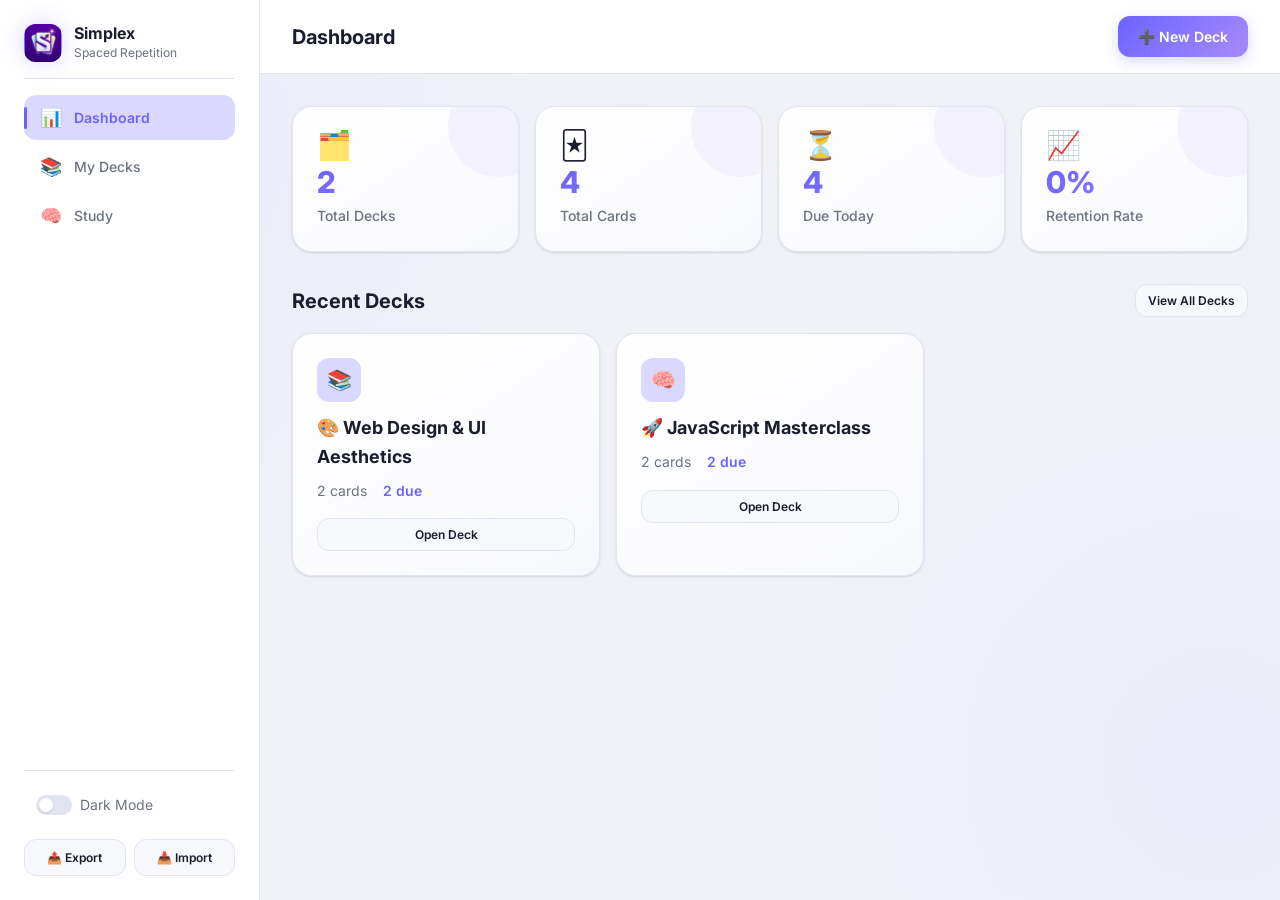
<file: simplex/index.html>
<!DOCTYPE html>
<html lang="en">
<head>
  <meta charset="UTF-8">
  <meta name="viewport" content="width=device-width, initial-scale=1.0">
  <title>Simplex — Intelligent Spaced Repetition Flashcard System</title>
  <meta name="description" content="An elegant and powerful spaced repetition system using the SM-2 algorithm. Optimise your learning with custom flashcard decks.">
  
  <!-- CSS Styling Layers -->
  <link rel="stylesheet" href="css/darkmode.css">
  <link rel="stylesheet" href="css/styles.css">
  <link rel="stylesheet" href="css/responsive.css">
  <link rel="icon" type="image/png" href="images/Gemini_Generated_Image_xj0pkaxj0pkaxj0p.png">
  <link rel="shortcut icon" href="images/Gemini_Generated_Image_xj0pkaxj0pkaxj0p.png">
</head>
<body>

  <div class="app-wrapper">
    <!-- Sidebar navigation drawer -->
    <aside id="sidebar" class="sidebar">
      <div class="sidebar__logo">
        <div class="sidebar__logo-icon">
          <img src="images/Gemini_Generated_Image_xj0pkaxj0pkaxj0p.png" alt="Simplex logo">
        </div>
        <div>
          <div class="sidebar__logo-text">Simplex</div>
          <div class="sidebar__logo-sub">Spaced Repetition</div>
        </div>
      </div>
      
      <nav class="sidebar__nav">
        <button class="nav-item active" data-view="dashboard" aria-label="Go to Dashboard">
          <span class="nav-icon" aria-hidden="true">📊</span>
          <span>Dashboard</span>
        </button>
        <button class="nav-item" data-view="decks" aria-label="Go to Decks">
          <span class="nav-icon" aria-hidden="true">📚</span>
          <span>My Decks</span>
        </button>
        <button class="nav-item" data-view="study" aria-label="Go to Study Session">
          <span class="nav-icon" aria-hidden="true">🧠</span>
          <span>Study</span>
        </button>
      </nav>
      
      <div class="sidebar__footer">
        <!-- Dark Mode Toggle Button -->
        <button id="dark-mode-toggle" class="toggle-switch" aria-label="Toggle Dark Mode" aria-pressed="false">
          <span class="toggle-track">
            <span class="toggle-thumb"></span>
          </span>
          <span>Dark Mode</span>
        </button>
        
        <!-- Import / Export Actions -->
        <div style="display: flex; gap: var(--space-2); margin-top: var(--space-2);">
          <button id="btn-export" class="btn btn-secondary btn-sm" style="flex: 1;" aria-label="Backup data to JSON">
            📤 Export
          </button>
          <label class="btn btn-secondary btn-sm" style="flex: 1; text-align: center; cursor: pointer;" aria-label="Import data from JSON file">
            📥 Import
            <input type="file" id="import-file-input" accept=".json" style="display: none;">
          </label>
        </div>
      </div>
    </aside>

    <!-- Sidebar Responsive Overlay Backdrop -->
    <div class="sidebar-overlay"></div>

    <!-- Main Workspace Container -->
    <main class="main-content">
      <!-- Sticky Top Header Bar -->
      <header class="top-bar">
        <div style="display: flex; align-items: center; gap: var(--space-3);">
          <button id="mobile-menu-btn" class="btn-icon" aria-label="Toggle mobile menu" style="display: none;">
            ☰
          </button>
          <h1 id="page-heading" class="top-bar__title">Dashboard</h1>
        </div>
        <div class="top-bar__actions">
          <button id="btn-new-deck" class="btn btn-primary" aria-label="Create a new study deck">
            ➕ New Deck
          </button>
        </div>
      </header>

      <!-- Active Content Views -->
      <section class="page-content">
        
        <!-- ── VIEW 1: DASHBOARD ── -->
        <div id="view-dashboard" class="view active">
          <!-- Quick Statistics Dashboard Panel -->
          <div class="stat-grid">
            <div class="stat-card">
              <span class="stat-card__icon" aria-hidden="true">🗂️</span>
              <div id="stat-total-decks" class="stat-card__value">0</div>
              <div class="stat-card__label">Total Decks</div>
            </div>
            <div class="stat-card">
              <span class="stat-card__icon" aria-hidden="true">🃏</span>
              <div id="stat-total-cards" class="stat-card__value">0</div>
              <div class="stat-card__label">Total Cards</div>
            </div>
            <div class="stat-card">
              <span class="stat-card__icon" aria-hidden="true">⏳</span>
              <div id="stat-due-today" class="stat-card__value" style="color: var(--clr-accent);">0</div>
              <div class="stat-card__label">Due Today</div>
            </div>
            <div class="stat-card">
              <span class="stat-card__icon" aria-hidden="true">📈</span>
              <div id="stat-retention" class="stat-card__value">0%</div>
              <div class="stat-card__label">Retention Rate</div>
            </div>
          </div>

          <!-- Section title for recent decks -->
          <div class="section-header">
            <h2 class="section-title">Recent Decks</h2>
            <button id="btn-view-all-decks" class="btn btn-secondary btn-sm" aria-label="View all study decks">
              View All Decks
            </button>
          </div>

          <!-- Dynamic Container for Recent Decks -->
          <div id="dashboard-deck-grid" class="deck-grid" role="list">
            <!-- Populated dynamically via main.js -->
          </div>
        </div>

        <!-- ── VIEW 2: MY DECKS (FULL GRID) ── -->
        <div id="view-decks" class="view">
          <div class="section-header">
            <h2 class="section-title">All Study Decks</h2>
          </div>
          <!-- Grid representing all decks -->
          <div id="all-deck-grid" class="deck-grid" role="list">
            <!-- Populated dynamically via main.js -->
          </div>
        </div>

        <!-- ── VIEW 3: STUDY VIEW SELECTION & SESSION ── -->
        <div id="view-study" class="view">
          
          <!-- State A: Select a Deck to study -->
          <div id="study-picker">
            <div class="section-header">
              <h2 class="section-title">Select a Deck to Study</h2>
            </div>
            <div id="study-deck-grid" class="deck-grid" role="list">
              <!-- Rendered dynamically via main.js -->
            </div>
          </div>

          <!-- State B: Active Study Session UI -->
          <div id="study-session-ui" class="study-view" style="display: none;">
            
            <!-- Progress Bar Tracker -->
            <div class="study-progress">
              <div id="progress-track" class="progress-bar-track" role="progressbar" aria-valuenow="0" aria-valuemin="0" aria-valuemax="100" aria-label="Study Session Progress">
                <div id="progress-bar" class="progress-bar-fill" style="width: 0%;"></div>
              </div>
              <span id="progress-label" class="progress-label">0 / 0</span>
            </div>

            <!-- 3D Flipping Flashcard Viewport -->
            <div class="flashcard-scene">
              <button id="flashcard" class="flashcard" aria-label="Flashcard - Click to flip card and reveal answer" tabIndex="0">
                <!-- Front Side Face -->
                <div class="flashcard__face flashcard__face--front">
                  <div class="flashcard__hint flashcard__hint--label">Prompt / Question</div>
                  <div id="card-front-text" class="flashcard__text">Front card text details...</div>
                  <div class="flashcard__hint flashcard__hint--helper">
                    Click card to flip
                  </div>
                </div>
                <!-- Back Side Face (Rotated 180deg) -->
                <div class="flashcard__face flashcard__face--back">
                  <div class="flashcard__hint">Recall Explanation</div>
                  <div id="card-back-text" class="flashcard__text">Back card explanation...</div>
                </div>
              </button>
            </div>

            <!-- Quality Scoring Buttons (SM-2 scale 0-5) -->
            <div id="rating-buttons" class="rating-buttons hidden">
              <button id="rate-again" class="rating-btn rating-btn--again" aria-label="Rate recall: Again - Reset interval">
                <span class="rating-btn__label">Again</span>
                <span class="rating-btn__sub">Reset</span>
              </button>
              <button id="rate-hard" class="rating-btn rating-btn--hard" aria-label="Rate recall: Hard - Study again soon">
                <span class="rating-btn__label">Hard</span>
                <span class="rating-btn__sub">A bit</span>
              </button>
              <button id="rate-good" class="rating-btn rating-btn--good" aria-label="Rate recall: Good - standard schedule interval">
                <span class="rating-btn__label">Good</span>
                <span class="rating-btn__sub">Later</span>
              </button>
              <button id="rate-easy" class="rating-btn rating-btn--easy" aria-label="Rate recall: Easy - space out interval further">
                <span class="rating-btn__label">Easy</span>
                <span class="rating-btn__sub">Spaced</span>
              </button>
            </div>

            <!-- Cancel Review Session Button -->
            <div style="margin-top: var(--space-6); text-align: center;">
              <button id="btn-end-session" class="btn btn-secondary btn-sm" aria-label="Exit current study session">
                Exit Session
              </button>
            </div>
          </div>

          <!-- State C: Session Finished Summary Panel -->
          <div id="study-complete-ui" class="session-complete" style="display: none;">
            <div class="session-complete__emoji" aria-hidden="true">🎉</div>
            <h2 class="session-complete__title">Session Completed!</h2>
            <p class="session-complete__sub">Good job! You have processed your scheduled cards for this deck.</p>
            
            <div class="session-stats">
              <div>
                <div id="complete-reviewed" class="session-stat__value">0</div>
                <div class="session-stat__label">Cards Reviewed</div>
              </div>
            </div>

            <div style="display: flex; justify-content: center; gap: var(--space-3);">
              <button id="btn-study-again" class="btn btn-primary" aria-label="Restart review session for this deck">
                Study Again
              </button>
              <button id="btn-back-from-complete" class="btn btn-secondary" aria-label="Return back to Dashboard view">
                Dashboard
              </button>
            </div>
          </div>

        </div>

        <!-- ── VIEW 4: DECK DETAIL (MANAGE CARDS) ── -->
        <div id="view-deck-detail" class="view">
          <div class="section-header" style="margin-bottom: var(--space-6);">
            <div>
              <button id="btn-back-to-decks" class="btn btn-secondary btn-sm" style="margin-bottom: var(--space-2);" aria-label="Go back to My Decks">
                ← Back to Decks
              </button>
              <h2 id="deck-detail-title" class="section-title">Deck Details</h2>
            </div>
            <div style="display: flex; gap: var(--space-2);">
              <button id="btn-study-this-deck" class="btn btn-primary" aria-label="Study due cards in this deck">
                🧠 Study Now
              </button>
              <button id="btn-add-card" class="btn btn-secondary" aria-label="Create a new flashcard for this deck">
                ➕ Add Card
              </button>
            </div>
          </div>

          <!-- Flashcard list dynamic grid container -->
          <div id="card-list" class="card-list" role="list">
            <!-- Populated dynamically via main.js -->
          </div>
        </div>

      </section>
    </main>
  </div>

  <!-- ───────────────────────────────────────────────────────────────────────────
       DIALOG / MODAL STRUCTURES
       ─────────────────────────────────────────────────────────────────────────── -->

  <!-- Modal 1: Create / Edit Deck -->
  <div id="modal-deck" class="modal-backdrop">
    <div class="modal" role="dialog" aria-labelledby="modal-deck-title" aria-modal="true">
      <div class="modal__header">
        <h3 id="modal-deck-title" class="modal__title">New Deck</h3>
        <button id="modal-deck-close" class="btn-icon btn-sm" aria-label="Close modal dialog">✕</button>
      </div>
      
      <div class="form-group" style="margin: var(--space-4) 0;">
        <label for="input-deck-name" class="form-label">Deck Name</label>
        <input type="text" id="input-deck-name" class="form-input" placeholder="e.g. JavaScript Frameworks" required autocomplete="off">
      </div>

      <div class="modal__footer">
        <button id="modal-deck-cancel" class="btn btn-secondary" aria-label="Cancel deck creation">Cancel</button>
        <button id="modal-deck-save" class="btn btn-primary" aria-label="Save deck updates">Save Deck</button>
      </div>
    </div>
  </div>

  <!-- Modal 2: Create / Edit Flashcard -->
  <div id="modal-card" class="modal-backdrop">
    <div class="modal" role="dialog" aria-labelledby="modal-card-title" aria-modal="true" style="max-width: 520px;">
      <div class="modal__header">
        <h3 id="modal-card-title" class="modal__title">Add Card</h3>
        <button id="modal-card-close" class="btn-icon btn-sm" aria-label="Close card dialog">✕</button>
      </div>

      <div style="display: flex; flex-direction: column; gap: var(--space-4); margin: var(--space-4) 0;">
        <div class="form-group">
          <label for="input-card-front" class="form-label">Front Side (Question / Prompt)</label>
          <textarea id="input-card-front" class="form-textarea" placeholder="Enter prompt question..." autocomplete="off" required></textarea>
        </div>
        <div class="form-group">
          <label for="input-card-back" class="form-label">Back Side (Answer / Explanation)</label>
          <textarea id="input-card-back" class="form-textarea" placeholder="Enter explanation answer..." autocomplete="off" required></textarea>
        </div>
      </div>

      <div class="modal__footer">
        <button id="modal-card-cancel" class="btn btn-secondary" aria-label="Cancel card creation">Cancel</button>
        <button id="modal-card-save" class="btn btn-primary" aria-label="Save card updates">Save Card</button>
      </div>
    </div>
  </div>

  <!-- Modal 3: Danger / Action Confirmation Alert -->
  <div id="modal-confirm" class="modal-backdrop">
    <div class="modal" role="alertdialog" aria-labelledby="modal-confirm-title" aria-describedby="modal-confirm-body" aria-modal="true" style="max-width: 420px;">
      <div class="modal__header">
        <h3 id="modal-confirm-title" class="modal__title">Confirm Action</h3>
        <button id="modal-confirm-close" class="btn-icon btn-sm" aria-label="Close dialog">✕</button>
      </div>

      <p id="modal-confirm-body" style="font-size: var(--text-sm); color: var(--clr-text-muted); margin: var(--space-4) 0; line-height: 1.5;">
        Are you sure you want to perform this action?
      </p>

      <div class="modal__footer">
        <button id="modal-confirm-cancel" class="btn btn-secondary" aria-label="Cancel deletion">Cancel</button>
        <button id="modal-confirm-ok" class="btn btn-danger" aria-label="Confirm permanent deletion">Delete</button>
      </div>
    </div>
  </div>

  <!-- Toast Notification System Feed -->
  <div id="toast-container" class="toast-container" aria-live="polite"></div>

  <!-- ───────────────────────────────────────────────────────────────────────────
       LOGIC MODULE INTEGRATION SCRIPTS (DEPENDENCIES FIRST)
       ─────────────────────────────────────────────────────────────────────────── -->
  <script src="js/sm2.js"></script>
  <script src="js/studySession.js"></script>
  <script src="js/storage.js"></script>
  <script src="js/darkMode.js"></script>
  <script src="js/deckManager.js"></script>
  <script src="js/importExport.js"></script>
  <script src="js/main.js"></script>

</body>
</html>
</file>
<file: simplex/css/darkmode.css>
/* ============================================================================
   FlashMind — Design Tokens & Dark Mode CSS
   ============================================================================ */

:root {
  --clr-bg: #f0f2f8;
  --clr-surface: #ffffff;
  --clr-surface-2: #f7f8fc;
  --clr-border: #e2e5f0;
  --clr-text: #1a1d2e;
  --clr-text-muted: #6b7280;
  --clr-accent: #6c63ff;
  --clr-accent-2: #a78bfa;
  --clr-accent-glow: rgba(108, 99, 255, 0.25);
  --clr-success: #10b981;
  --clr-warning: #f59e0b;
  --clr-danger: #ef4444;
  --clr-info: #3b82f6;

  --grad-hero: linear-gradient(135deg, #6c63ff 0%, #a78bfa 100%);
  --grad-card: linear-gradient(145deg, #ffffff 0%, #f7f8fc 100%);

  --shadow-sm: 0 1px 3px rgba(0,0,0,.08), 0 1px 2px rgba(0,0,0,.06);
  --shadow-md: 0 4px 12px rgba(0,0,0,.10), 0 2px 6px rgba(0,0,0,.06);
  --shadow-lg: 0 10px 30px rgba(0,0,0,.12), 0 4px 12px rgba(0,0,0,.06);
  --shadow-glow: 0 0 20px var(--clr-accent-glow);

  --font: 'Inter', system-ui, sans-serif;
  --text-xs: 0.75rem;
  --text-sm: 0.875rem;
  --text-base: 1rem;
  --text-lg: 1.125rem;
  --text-xl: 1.25rem;
  --text-2xl: 1.5rem;
  --text-3xl: 1.875rem;
  --text-4xl: 2.25rem;

  --space-1: 0.25rem; --space-2: 0.5rem; --space-3: 0.75rem;
  --space-4: 1rem;    --space-5: 1.25rem; --space-6: 1.5rem;
  --space-8: 2rem;    --space-10: 2.5rem; --space-12: 3rem;

  --radius-sm: 6px; --radius-md: 12px; --radius-lg: 20px;
  --radius-xl: 28px; --radius-full: 9999px;

  --transition: 200ms cubic-bezier(0.4, 0, 0.2, 1);
  --transition-slow: 400ms cubic-bezier(0.4, 0, 0.2, 1);
}

:root[data-theme="dark"] {
  --clr-bg: #0f1117;
  --clr-surface: #1a1d2e;
  --clr-surface-2: #232640;
  --clr-border: #2e3255;
  --clr-text: #e8eaf6;
  --clr-text-muted: #9198b8;
  --clr-accent-glow: rgba(167, 139, 250, 0.30);
  --grad-card: linear-gradient(145deg, #1a1d2e 0%, #232640 100%);
  --shadow-md: 0 4px 12px rgba(0,0,0,.35), 0 2px 6px rgba(0,0,0,.20);
  --shadow-lg: 0 10px 30px rgba(0,0,0,.45), 0 4px 12px rgba(0,0,0,.25);
}

/* Dark mode toggle visual state */
:root[data-theme="dark"] .toggle-track { background: var(--clr-accent); }
:root[data-theme="dark"] .toggle-thumb { transform: translateX(16px); }
</file>
<file: simplex/css/styles.css>
@import url('https://fonts.googleapis.com/css2?family=Inter:wght@300;400;500;600;700;800&display=swap');

*, *::before, *::after { box-sizing: border-box; margin: 0; padding: 0; }
html { scroll-behavior: smooth; }

body {
  font-family: var(--font);
  font-size: var(--text-base);
  background: var(--clr-bg);
  background-image:
    radial-gradient(circle at 5% 15%, rgba(108,99,255,0.06) 0%, transparent 35%),
    radial-gradient(circle at 95% 85%, rgba(167,139,250,0.06) 0%, transparent 35%);
  background-attachment: fixed;
  color: var(--clr-text);
  line-height: 1.6;
  min-height: 100vh;
  transition: background var(--transition-slow), color var(--transition-slow);
}

img, svg { display: block; max-width: 100%; }
button { cursor: pointer; font-family: var(--font); }
input, textarea { font-family: var(--font); }
a { color: var(--clr-accent); text-decoration: none; }

::-webkit-scrollbar { width: 6px; height: 6px; }
::-webkit-scrollbar-track { background: transparent; }
::-webkit-scrollbar-thumb { background: var(--clr-border); border-radius: var(--radius-full); }

/* ── Layout ── */
.app-wrapper { display: flex; min-height: 100vh; }

.sidebar {
  width: 260px; flex-shrink: 0;
  background: var(--clr-surface);
  border-right: 1px solid var(--clr-border);
  display: flex; flex-direction: column;
  padding: var(--space-6); gap: var(--space-4);
  position: sticky; top: 0; height: 100vh; overflow-y: auto;
  transition: background var(--transition-slow), border-color var(--transition-slow);
}

.sidebar__logo {
  display: flex; align-items: center; gap: var(--space-3);
  padding-bottom: var(--space-4); border-bottom: 1px solid var(--clr-border);
}
.sidebar__logo-icon {
  width: 38px; height: 38px; background: var(--grad-hero);
  border-radius: var(--radius-md); display: flex; align-items: center;
  justify-content: center; color: white; font-size: var(--text-lg);
  box-shadow: var(--shadow-glow);
  overflow: hidden;
}
.sidebar__logo-icon img {
  width: 100%; height: 100%; object-fit: contain; display: block;
}
.sidebar__logo-text { font-weight: 700; font-size: var(--text-base); line-height: 1.2; }
.sidebar__logo-sub { font-size: var(--text-xs); color: var(--clr-text-muted); }

.sidebar__nav { display: flex; flex-direction: column; gap: var(--space-1); flex: 1; }

.nav-item {
  display: flex; align-items: center; gap: var(--space-3);
  padding: var(--space-3) var(--space-4); border-radius: var(--radius-md);
  font-size: var(--text-sm); font-weight: 500; color: var(--clr-text-muted);
  background: none; border: none; width: 100%; text-align: left;
  transition: all var(--transition); position: relative; overflow: hidden;
}
.nav-item::before {
  content: ''; position: absolute; left: 0; top: 25%; height: 50%; width: 3px;
  background: var(--clr-accent); border-radius: var(--radius-full);
  transform: scaleY(0); transition: transform var(--transition);
}
.nav-item:hover { background: var(--clr-surface-2); color: var(--clr-text); }
.nav-item.active { background: var(--clr-accent-glow); color: var(--clr-accent); font-weight: 600; }
.nav-item.active::before { transform: scaleY(1); }
.nav-item .nav-icon { font-size: var(--text-lg); width: 22px; text-align: center; }

.sidebar__footer {
  border-top: 1px solid var(--clr-border); padding-top: var(--space-4);
  display: flex; flex-direction: column; gap: var(--space-2);
}

.main-content { flex: 1; display: flex; flex-direction: column; min-width: 0; }

.top-bar {
  display: flex; align-items: center; justify-content: space-between;
  padding: var(--space-4) var(--space-8);
  background: var(--clr-surface); border-bottom: 1px solid var(--clr-border);
  position: sticky; top: 0; z-index: 10;
  transition: background var(--transition-slow), border-color var(--transition-slow);
}
.top-bar__title { font-weight: 700; font-size: var(--text-xl); }
.top-bar__actions { display: flex; align-items: center; gap: var(--space-3); }
.page-content { flex: 1; padding: var(--space-8); overflow-y: auto; }

/* ── Buttons ── */
.btn {
  display: inline-flex; align-items: center; justify-content: center;
  gap: var(--space-2); padding: var(--space-3) var(--space-5);
  border-radius: var(--radius-md); font-size: var(--text-sm); font-weight: 600;
  border: none; transition: all var(--transition); white-space: nowrap;
  position: relative; overflow: hidden;
}
.btn::after { content: ''; position: absolute; inset: 0; background: rgba(255,255,255,0); transition: background var(--transition); }
.btn:hover::after { background: rgba(255,255,255,0.08); }
.btn:active { transform: scale(0.97); }

.btn-primary { background: var(--grad-hero); color: #fff; box-shadow: 0 4px 14px var(--clr-accent-glow); }
.btn-primary:hover { box-shadow: 0 6px 20px var(--clr-accent-glow); transform: translateY(-1px); }
.btn-secondary { background: var(--clr-surface-2); color: var(--clr-text); border: 1px solid var(--clr-border); }
.btn-secondary:hover { border-color: var(--clr-accent); color: var(--clr-accent); }
.btn-danger { background: rgba(239,68,68,0.12); color: var(--clr-danger); border: 1px solid rgba(239,68,68,0.25); }
.btn-danger:hover { background: var(--clr-danger); color: #fff; }

.btn-icon {
  padding: var(--space-2); border-radius: var(--radius-sm); font-size: var(--text-lg);
  background: none; border: 1px solid var(--clr-border); color: var(--clr-text-muted);
}
.btn-icon:hover { color: var(--clr-text); border-color: var(--clr-accent); }
.btn-sm { padding: var(--space-2) var(--space-3); font-size: var(--text-xs); }

/* ── Stat Cards ── */
.stat-grid { display: grid; grid-template-columns: repeat(auto-fit, minmax(200px,1fr)); gap: var(--space-4); margin-bottom: var(--space-8); }
.stat-card {
  background: var(--grad-card); border: 1px solid var(--clr-border);
  border-radius: var(--radius-lg); padding: var(--space-6); box-shadow: var(--shadow-sm);
  display: flex; flex-direction: column; gap: var(--space-2);
  position: relative; overflow: hidden; transition: box-shadow var(--transition), transform var(--transition);
}
.stat-card:hover { box-shadow: var(--shadow-md); transform: translateY(-3px); }
.stat-card::before {
  content: ''; position: absolute; top: -30px; right: -30px;
  width: 100px; height: 100px; border-radius: 50%;
  background: var(--grad-hero); opacity: 0.07;
}
.stat-card__icon { font-size: 1.75rem; line-height: 1; }
.stat-card__value {
  font-size: var(--text-3xl); font-weight: 800;
  background: var(--grad-hero); -webkit-background-clip: text;
  -webkit-text-fill-color: transparent; background-clip: text; line-height: 1;
}
.stat-card__label { font-size: var(--text-sm); color: var(--clr-text-muted); font-weight: 500; }

/* ── Section Header ── */
.section-header { display: flex; align-items: center; justify-content: space-between; margin-bottom: var(--space-4); }
.section-title { font-size: var(--text-xl); font-weight: 700; }

/* ── Deck Grid ── */
.deck-grid { display: grid; grid-template-columns: repeat(auto-fill, minmax(280px, 1fr)); gap: var(--space-4); }
.deck-card {
  background: var(--grad-card); border: 1px solid var(--clr-border);
  border-radius: var(--radius-lg); padding: var(--space-6); box-shadow: var(--shadow-sm);
  cursor: pointer; transition: all 0.3s cubic-bezier(0.4,0,0.2,1);
  position: relative; overflow: hidden;
}
.deck-card::after {
  content: ''; position: absolute; bottom: 0; left: 0; right: 0; height: 3px;
  background: var(--grad-hero); transform: scaleX(0); transform-origin: left;
  transition: transform 0.3s cubic-bezier(0.4,0,0.2,1);
}
.deck-card:hover { box-shadow: var(--shadow-lg), 0 0 15px var(--clr-accent-glow); transform: translateY(-4px); border-color: var(--clr-accent-2); }
.deck-card:hover::after { transform: scaleX(1); }

.deck-card__header { display: flex; align-items: flex-start; justify-content: space-between; margin-bottom: var(--space-3); }
.deck-card__emoji {
  width: 44px; height: 44px; background: var(--clr-accent-glow);
  border-radius: var(--radius-md); display: flex; align-items: center;
  justify-content: center; font-size: var(--text-xl);
}
.deck-card__actions { display: flex; gap: var(--space-1); opacity: 0; transition: opacity var(--transition); }
.deck-card:hover .deck-card__actions { opacity: 1; }
.deck-card__name { font-size: var(--text-lg); font-weight: 700; margin-bottom: var(--space-2); color: var(--clr-text); }
.deck-card__meta { display: flex; gap: var(--space-4); font-size: var(--text-sm); color: var(--clr-text-muted); }
.deck-card__due { color: var(--clr-accent); font-weight: 600; }
.deck-card__btn { margin-top: var(--space-4); width: 100%; }

/* Empty state */
.empty-state { grid-column: 1 / -1; text-align: center; padding: var(--space-12) var(--space-8); color: var(--clr-text-muted); }
.empty-state__icon { font-size: 4rem; margin-bottom: var(--space-4); }
.empty-state__title { font-size: var(--text-xl); font-weight: 700; margin-bottom: var(--space-2); color: var(--clr-text); }
.empty-state__text { font-size: var(--text-sm); margin-bottom: var(--space-6); }

/* ── Forms ── */
.form-group { display: flex; flex-direction: column; gap: var(--space-2); }
.form-label { display: block; margin-bottom: var(--space-1); font-size: var(--text-sm); font-weight: 600; color: var(--clr-text); }
.form-input, .form-textarea {
  position: relative; z-index: 1;
  padding: var(--space-3) var(--space-4); border: 1.5px solid var(--clr-border);
  border-radius: var(--radius-md); background-color: var(--clr-surface); color: var(--clr-text);
  font-size: var(--text-sm); transition: border-color var(--transition), box-shadow var(--transition); width: 100%;
}
.form-input:focus, .form-textarea:focus { outline: none; border-color: var(--clr-accent); box-shadow: 0 0 0 3px var(--clr-accent-glow); }
.form-textarea { resize: vertical; min-height: 110px; line-height: 1.6; }
.form-textarea::placeholder { color: var(--clr-text-muted); opacity: 1; }

/* ── Modal ── */
.modal-backdrop {
  position: fixed; inset: 0; background: rgba(0,0,0,0.45);
  backdrop-filter: blur(4px); display: flex; align-items: center;
  justify-content: center; z-index: 100; opacity: 0; pointer-events: none;
  transition: opacity 0.2s ease;
}
.modal-backdrop.open { opacity: 1; pointer-events: all; }
.modal {
  background: var(--clr-surface); border: 1px solid var(--clr-border);
  border-radius: var(--radius-xl); padding: var(--space-8); width: 100%;
  max-width: 480px; box-shadow: var(--shadow-lg);
  transform: scale(0.95); transition: transform 0.25s cubic-bezier(0.175,0.885,0.32,1.275);
  display: flex; flex-direction: column; gap: var(--space-5);
}
.modal-backdrop.open .modal { transform: scale(1); }
.modal__header { display: flex; align-items: center; justify-content: space-between; }
.modal__title { font-size: var(--text-xl); font-weight: 700; }
.modal__footer { display: flex; gap: var(--space-3); justify-content: flex-end; }

/* ── Flashcard Study ── */
.study-view { max-width: 700px; margin: 0 auto; }
.study-progress { display: flex; align-items: center; gap: var(--space-4); margin-bottom: var(--space-6); }
.progress-bar-track { flex: 1; height: 6px; background: var(--clr-border); border-radius: var(--radius-full); overflow: hidden; }
.progress-bar-fill { height: 100%; background: var(--grad-hero); border-radius: var(--radius-full); transition: width var(--transition-slow); }
.progress-label { font-size: var(--text-sm); font-weight: 600; color: var(--clr-text-muted); white-space: nowrap; }
/* Scene: min-height instead of fixed height so it stretches with content */
.flashcard-scene {
  perspective: 1000px;
  min-height: 320px;
  height: auto;           /* was: height: 320px — this was the ceiling */
  margin-bottom: var(--space-8);
}

/* Card wrapper: min-height instead of fixed, height auto to match scene */
.flashcard {
  width: 100%;
  min-height: 320px;
  height: auto;           /* was: height: 100% — inherited the fixed 320px */
  position: relative;
  transform-style: preserve-3d;
  transition: transform 0.6s cubic-bezier(0.175, 0.885, 0.32, 1.275);
  cursor: pointer;
  border: none;
  background: none;
  padding: 0;
  outline: none;
}

.flashcard.flipped { transform: rotateY(180deg); }

/* Front face: position relative so it drives the card's height */
.flashcard__face--front {
  position: relative;     /* was: absolute — couldn't push parent to grow */
  inset: auto;            /* cancel inset: 0 */
  width: 100%;
  min-height: 320px;
  border-radius: var(--radius-xl);
  display: flex;
  flex-direction: column;
  align-items: center;
  justify-content: space-between;
  padding: var(--space-8);
  backface-visibility: hidden;
  -webkit-backface-visibility: hidden;
  box-shadow: var(--shadow-md);
  border: 1px solid var(--clr-border);
  background: var(--grad-card);
}

/* Back face: stays absolute so it overlays perfectly during the flip */
.flashcard__face--back {
  position: absolute;     /* keep absolute for flip overlay */
  inset: 0;
  min-height: 320px;
  border-radius: var(--radius-xl);
  display: flex;
  flex-direction: column;
  align-items: center;
  justify-content: space-between;
  padding: var(--space-8);
  backface-visibility: hidden;
  -webkit-backface-visibility: hidden;
  box-shadow: var(--shadow-md);
  border: 1px solid rgba(255, 255, 255, 0.15);
  background: var(--grad-hero);
  transform: rotateY(180deg);
  overflow-y: auto;       /* safety valve if back face still overflows */
}

.flashcard:focus .flashcard__face {
  border-color: var(--clr-accent);
  box-shadow: var(--shadow-lg), 0 0 15px var(--clr-accent-glow);
}

/* Text: fluid font size + word wrapping so long text scales down */
.flashcard__text {
  flex: 1;
  align-self: stretch;
  display: flex;
  align-items: center;
  justify-content: center;
  padding: var(--space-4) 0;
  font-size: clamp(1rem, 2.5vw, var(--text-2xl)); /* was: fixed --text-2xl */
  font-weight: 600;
  text-align: center;
  line-height: 1.5;
  color: var(--clr-text);
  position: relative;
  z-index: 1;
  overflow-wrap: break-word; /* prevents single long words from blowing out */
  word-break: break-word;
}

.flashcard__face--back .flashcard__text { color: #fff; }

/* Hints — unchanged, just kept for completeness */
.flashcard__hint {
  position: absolute;
  left: 50%;
  transform: translateX(-50%);
  font-size: var(--text-xs);
  color: var(--clr-text-muted);
  font-weight: 500;
  letter-spacing: 0.05em;
  text-transform: uppercase;
  white-space: nowrap;
  z-index: 2;
}

.flashcard__face--front .flashcard__hint.flashcard__hint--label {
  top: var(--space-4);
  bottom: auto;
}

.flashcard__hint.flashcard__hint--helper {
  bottom: var(--space-4);
  font-size: 11px;
  text-transform: none;
  color: var(--clr-text-muted);
}

.flashcard__face--back .flashcard__hint {
  top: var(--space-4);
  bottom: auto;
  color: rgba(255, 255, 255, 0.65);
}

/* Rating Buttons */
.rating-buttons { display: grid; grid-template-columns: repeat(4,1fr); gap: var(--space-3); margin-bottom: var(--space-6); }
.rating-btn {
  padding: var(--space-3) var(--space-2); border-radius: var(--radius-md);
  font-size: var(--text-sm); font-weight: 600; border: 1.5px solid transparent;
  display: flex; flex-direction: column; align-items: center; gap: var(--space-1);
  transition: all var(--transition);
}
.rating-btn__label { font-size: var(--text-xs); font-weight: 700; }
.rating-btn__sub { font-size: 10px; color: inherit; opacity: 0.7; }
.rating-btn--again { background: rgba(239,68,68,.12); color: var(--clr-danger); border-color: rgba(239,68,68,.25); }
.rating-btn--hard  { background: rgba(245,158,11,.12); color: var(--clr-warning); border-color: rgba(245,158,11,.25); }
.rating-btn--good  { background: rgba(16,185,129,.12); color: var(--clr-success); border-color: rgba(16,185,129,.25); }
.rating-btn--easy  { background: rgba(59,130,246,.12); color: var(--clr-info); border-color: rgba(59,130,246,.25); }
.rating-btn--again:hover { background: var(--clr-danger); color: #fff; transform: translateY(-2px); }
.rating-btn--hard:hover  { background: var(--clr-warning); color: #fff; transform: translateY(-2px); }
.rating-btn--good:hover  { background: var(--clr-success); color: #fff; transform: translateY(-2px); }
.rating-btn--easy:hover  { background: var(--clr-info); color: #fff; transform: translateY(-2px); }
.rating-buttons.hidden { display: none; }

/* Session Complete */
.session-complete { text-align: center; padding: var(--space-12) 0; }
.session-complete__emoji { font-size: 4rem; margin-bottom: var(--space-4); }
.session-complete__title { font-size: var(--text-3xl); font-weight: 800; margin-bottom: var(--space-2); }
.session-complete__sub { color: var(--clr-text-muted); margin-bottom: var(--space-8); }
.session-stats { display: flex; justify-content: center; gap: var(--space-6); margin-bottom: var(--space-8); }
.session-stat__value { font-size: var(--text-2xl); font-weight: 800; }
.session-stat__label { font-size: var(--text-xs); color: var(--clr-text-muted); font-weight: 500; }

/* ── Card List ── */
.card-list { display: flex; flex-direction: column; gap: var(--space-3); }
.card-item {
  background: var(--grad-card); border: 1px solid var(--clr-border);
  border-radius: var(--radius-md); padding: var(--space-4) var(--space-5);
  display: flex; align-items: center; gap: var(--space-4); transition: all var(--transition);
}
.card-item:hover { box-shadow: var(--shadow-md); transform: translateX(2px); }
.card-item__body { flex: 1; min-width: 0; }
.card-item__front { font-weight: 600; font-size: var(--text-sm); margin-bottom: var(--space-1); overflow: hidden; text-overflow: ellipsis; white-space: nowrap; }
.card-item__back { font-size: var(--text-xs); color: var(--clr-text-muted); overflow: hidden; text-overflow: ellipsis; white-space: nowrap; }
.card-item__badge { font-size: 10px; font-weight: 700; padding: 3px 8px; border-radius: var(--radius-full); white-space: nowrap; }
.badge-due { background: rgba(108,99,255,.15); color: var(--clr-accent); }
.badge-ok  { background: rgba(16,185,129,.15); color: var(--clr-success); }
.card-item__actions { display: flex; gap: var(--space-2); }

/* ── Views ── */
.view { display: none; }
.view.active { display: block; }

/* ── Toast ── */
.toast-container { position: fixed; bottom: var(--space-6); right: var(--space-6); display: flex; flex-direction: column; gap: var(--space-2); z-index: 999; pointer-events: none; }
.toast {
  background: var(--clr-surface); border: 1px solid var(--clr-border);
  border-radius: var(--radius-md); padding: var(--space-3) var(--space-5);
  box-shadow: var(--shadow-lg); font-size: var(--text-sm); font-weight: 500;
  display: flex; align-items: center; gap: var(--space-2);
  animation: toastIn 0.3s ease, toastOut 0.3s ease 2.7s forwards;
}
.toast--success { border-left: 4px solid var(--clr-success); }
.toast--error   { border-left: 4px solid var(--clr-danger); }
.toast--info    { border-left: 4px solid var(--clr-info); }
@keyframes toastIn  { from { opacity: 0; transform: translateX(30px); } to { opacity: 1; transform: translateX(0); } }
@keyframes toastOut { from { opacity: 1; } to { opacity: 0; transform: translateX(30px); } }

/* ── Dark Mode Toggle ── */
.toggle-switch {
  display: flex; align-items: center; gap: var(--space-2);
  font-size: var(--text-sm); color: var(--clr-text-muted); cursor: pointer;
  padding: var(--space-2) var(--space-3); border-radius: var(--radius-md);
  transition: background var(--transition); border: none; background: none; width: 100%;
}
.toggle-switch:hover { background: var(--clr-surface-2); }
.toggle-track {
  width: 36px; height: 20px; background: var(--clr-border);
  border-radius: var(--radius-full); position: relative;
  transition: background var(--transition); flex-shrink: 0;
}
.toggle-thumb {
  width: 14px; height: 14px; background: #fff; border-radius: 50%;
  position: absolute; top: 3px; left: 3px;
  transition: transform var(--transition); box-shadow: var(--shadow-sm);
}

@media (prefers-reduced-motion: reduce) {
  *, *::before, *::after {
    animation-delay: -1ms !important; animation-duration: 1ms !important;
    transition-duration: 0s !important; transition-delay: 0s !important;
  }
}
</file>
<file: simplex/css/responsive.css>
.sidebar-overlay {
  position: fixed; inset: 0; background: rgba(15,17,23,0.4);
  backdrop-filter: blur(3px); z-index: 40; opacity: 0;
  pointer-events: none; transition: opacity var(--transition-slow);
}
#mobile-menu-btn { display: none; }

@media (max-width: 768px) {
  .sidebar { position: fixed; left: -260px; z-index: 50; transition: left var(--transition-slow); height: 100%; }
  .sidebar.open { left: 0; }
  .sidebar.open ~ .sidebar-overlay { opacity: 1; pointer-events: auto; }
  #mobile-menu-btn { display: flex; align-items: center; justify-content: center; }
  .top-bar { padding: var(--space-4); }
  .page-content { padding: var(--space-4); }
  .stat-grid { grid-template-columns: repeat(2,1fr); }
  .deck-grid { grid-template-columns: 1fr; }
  .study-view { width: 100%; padding: 0 var(--space-3); }
  .flashcard-scene { width: 100%; height: 260px; margin-bottom: var(--space-6); }
  .flashcard__text { font-size: var(--text-xl); }
  .rating-buttons { grid-template-columns: repeat(2,1fr); gap: var(--space-2); }
  .btn, .btn-icon, .nav-item, .toggle-switch, .rating-btn, .form-input, .form-textarea { min-height: 44px; box-sizing: border-box; }
  .btn-sm, .btn-icon { padding-top: var(--space-2); padding-bottom: var(--space-2); }
}
</file>
